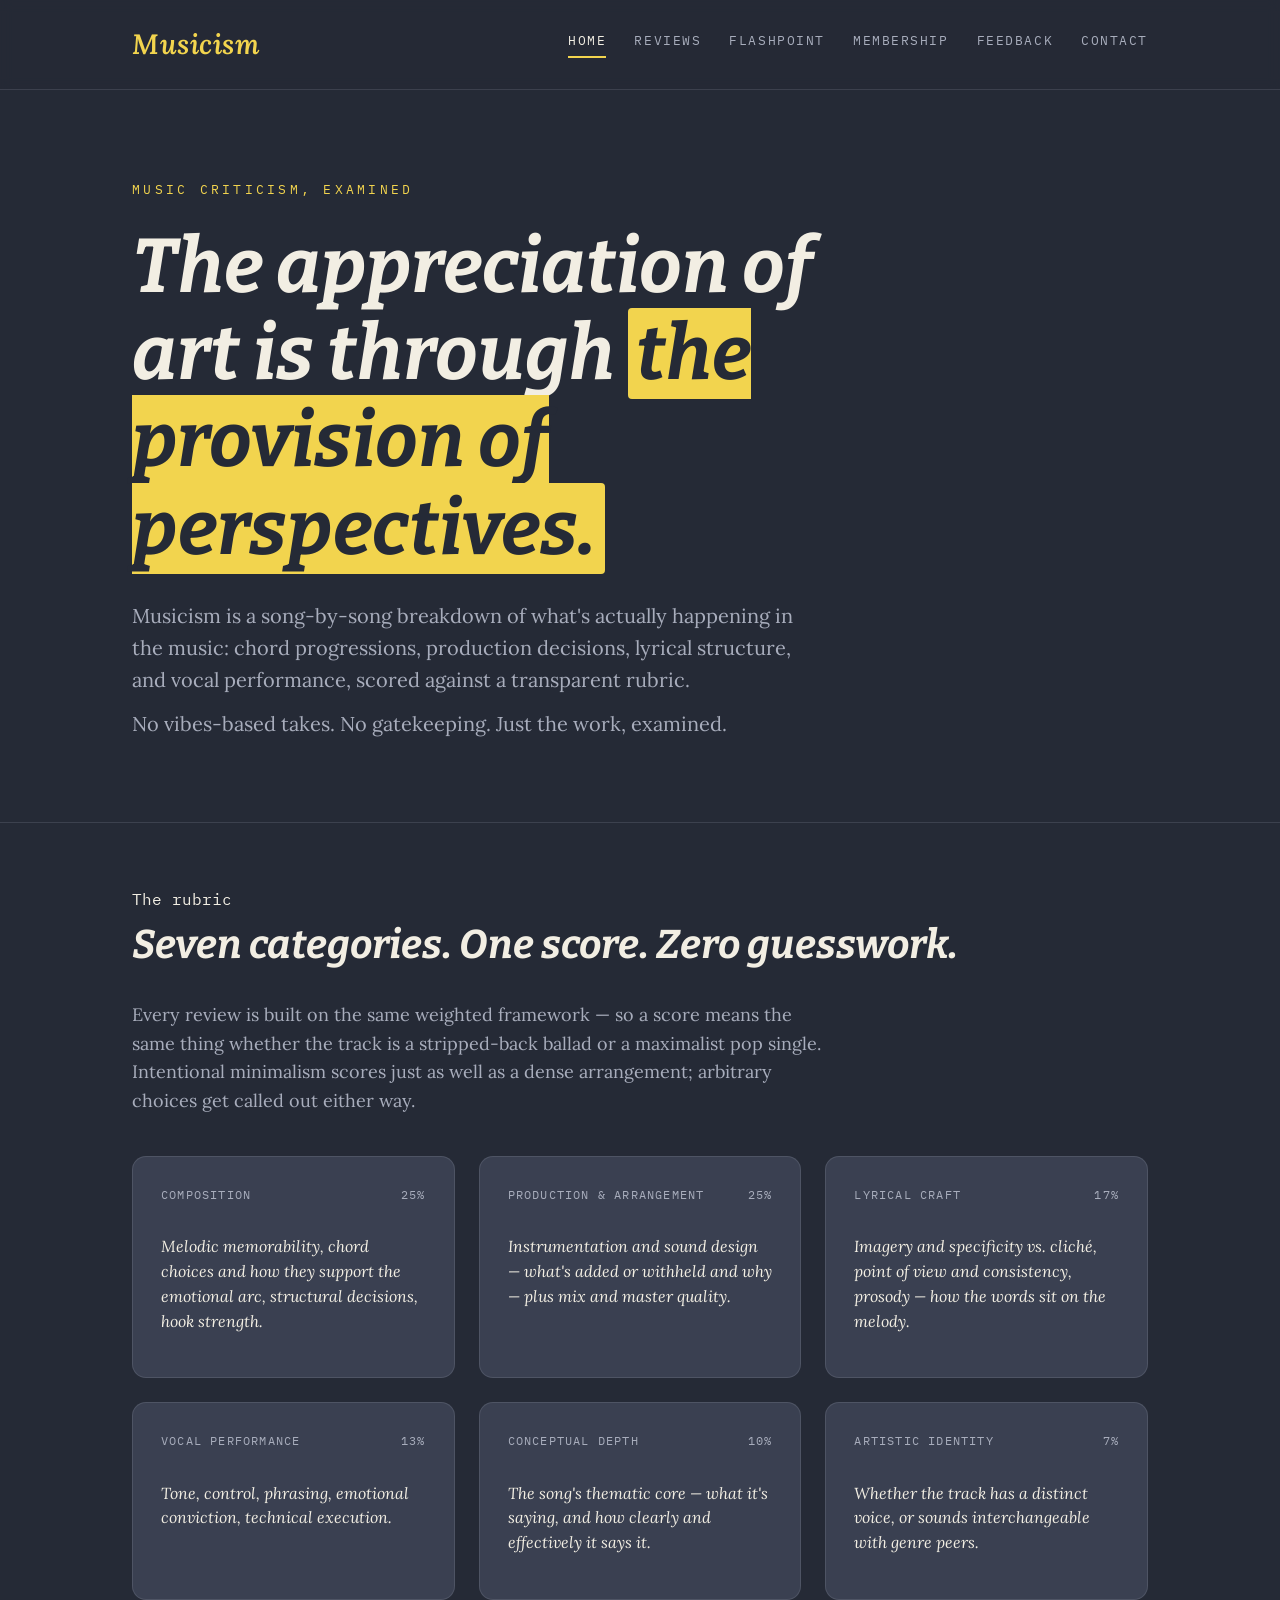
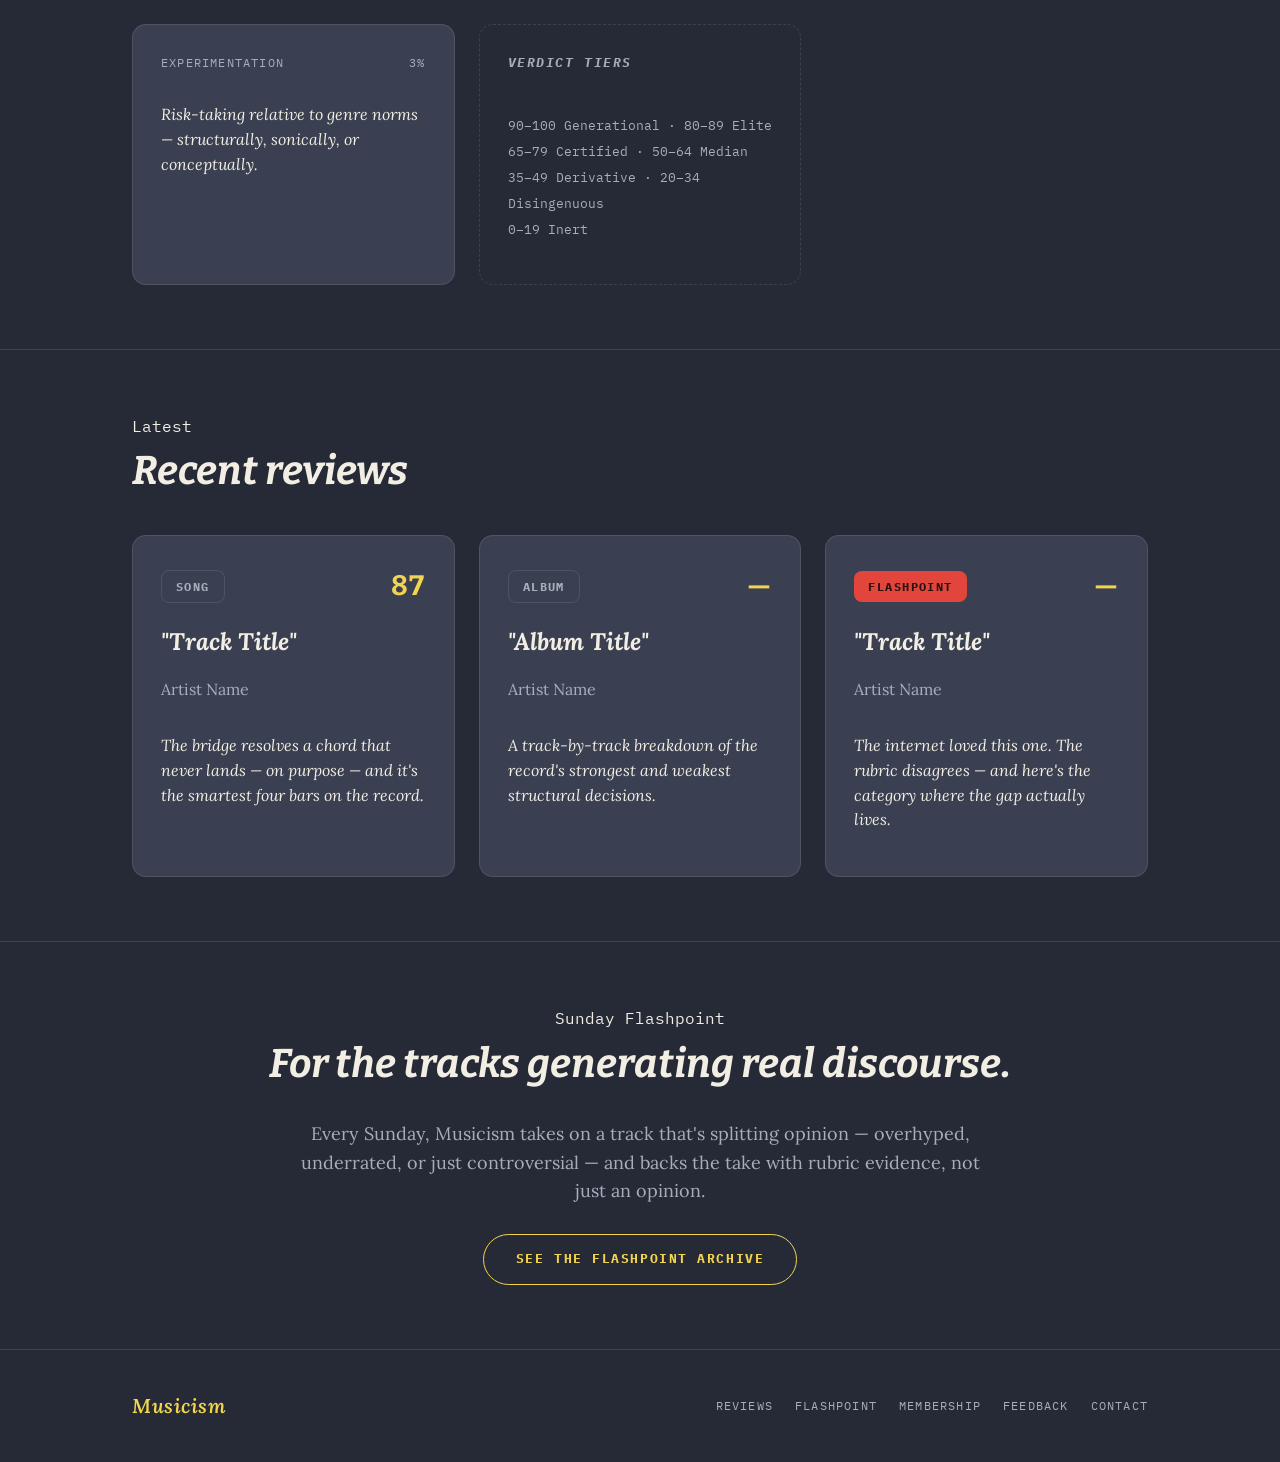
<file: index.html>
<!DOCTYPE html>
<html lang="en">
<head>
  <meta charset="UTF-8" />
  <meta name="viewport" content="width=device-width, initial-scale=1.0" />
  <title>Musicism — Music, Examined</title>
  <meta name="description" content="Theory-informed song and album reviews. Chord progressions, production choices, and songwriting craft — scored against a transparent rubric." />
  <link rel="stylesheet" href="styles.css" />
</head>
<body>

  <header>
    <nav class="nav">
      <a href="index.html" class="wordmark">Musicism</a>
      <div class="nav-links">
        <a href="index.html" class="active">Home</a>
        <a href="reviews.html">Reviews</a>
        <a href="flashpoint.html">Flashpoint</a>
        <a href="membership.html">Membership</a>
        <a href="feedback.html">Feedback</a>
        <a href="contact.html">Contact</a>
      </div>
    </nav>
  </header>

  <main>
    <section class="hero">
      <div class="wrap">
        <div class="eyebrow">Music criticism, examined</div>
        <h1>The appreciation of art is through <span class="hl">the provision of perspectives.</span></h1>
        <p>Musicism is a song-by-song breakdown of what's actually happening in the music: chord progressions, production decisions, lyrical structure, and vocal performance, scored against a transparent rubric.</p>
        <p>No vibes-based takes. No gatekeeping. Just the work, examined.</p>
      </div>
    </section>

    <section>
      <div class="wrap">
        <div class="eyebrow">The rubric</div>
        <h2>Seven categories. One score. Zero guesswork.</h2>
        <p class="lede">Every review is built on the same weighted framework — so a score means the same thing whether the track is a stripped-back ballad or a maximalist pop single. Intentional minimalism scores just as well as a dense arrangement; arbitrary choices get called out either way.</p>

        <div class="grid" style="margin-top: 40px;">
          <div class="card">
            <div class="meta"><span>Composition</span><span>25%</span></div>
            <p class="blurb">Melodic memorability, chord choices and how they support the emotional arc, structural decisions, hook strength.</p>
          </div>
          <div class="card">
            <div class="meta"><span>Production &amp; Arrangement</span><span>25%</span></div>
            <p class="blurb">Instrumentation and sound design — what's added or withheld and why — plus mix and master quality.</p>
          </div>
          <div class="card">
            <div class="meta"><span>Lyrical Craft</span><span>17%</span></div>
            <p class="blurb">Imagery and specificity vs. cliché, point of view and consistency, prosody — how the words sit on the melody.</p>
          </div>
          <div class="card">
            <div class="meta"><span>Vocal Performance</span><span>13%</span></div>
            <p class="blurb">Tone, control, phrasing, emotional conviction, technical execution.</p>
          </div>
          <div class="card">
            <div class="meta"><span>Conceptual Depth</span><span>10%</span></div>
            <p class="blurb">The song's thematic core — what it's saying, and how clearly and effectively it says it.</p>
          </div>
          <div class="card">
            <div class="meta"><span>Artistic Identity</span><span>7%</span></div>
            <p class="blurb">Whether the track has a distinct voice, or sounds interchangeable with genre peers.</p>
          </div>
          <div class="card">
            <div class="meta"><span>Experimentation</span><span>3%</span></div>
            <p class="blurb">Risk-taking relative to genre norms — structurally, sonically, or conceptually.</p>
          </div>
          <div class="card" style="background: transparent; border-style: dashed; justify-content: center;">
            <h3 style="font-family: 'IBM Plex Mono', monospace; font-size: 13px; letter-spacing: 0.12em; text-transform: uppercase; color: var(--muted);">Verdict Tiers</h3>
            <p class="blurb" style="font-style: normal; color: var(--muted); font-family: 'IBM Plex Mono', monospace; font-size: 13px; line-height: 2;">
              90–100 Generational · 80–89 Elite<br>
              65–79 Certified · 50–64 Median<br>
              35–49 Derivative · 20–34 Disingenuous<br>
              0–19 Inert
            </p>
          </div>
        </div>
      </div>
    </section>

    <section>
      <div class="wrap">
        <div class="eyebrow">Latest</div>
        <h2>Recent reviews</h2>
        <div class="grid">
          <a href="review-sample.html" class="card">
            <div class="meta"><span class="tag tag-outline">Song</span><span class="score">87</span></div>
            <h3>"Track Title"</h3>
            <div class="artist">Artist Name</div>
            <p class="blurb">The bridge resolves a chord that never lands — on purpose — and it's the smartest four bars on the record.</p>
          </a>
          <a href="review-sample.html" class="card">
            <div class="meta"><span class="tag tag-outline">Album</span><span class="score">—</span></div>
            <h3>"Album Title"</h3>
            <div class="artist">Artist Name</div>
            <p class="blurb">A track-by-track breakdown of the record's strongest and weakest structural decisions.</p>
          </a>
          <a href="review-sample.html" class="card">
            <div class="meta"><span class="tag tag-flashpoint">Flashpoint</span><span class="score">—</span></div>
            <h3>"Track Title"</h3>
            <div class="artist">Artist Name</div>
            <p class="blurb">The internet loved this one. The rubric disagrees — and here's the category where the gap actually lives.</p>
          </a>
        </div>
      </div>
    </section>

    <section>
      <div class="wrap" style="text-align: center;">
        <div class="eyebrow">Sunday Flashpoint</div>
        <h2>For the tracks generating real discourse.</h2>
        <p class="lede" style="margin: 0 auto 28px;">Every Sunday, Musicism takes on a track that's splitting opinion — overhyped, underrated, or just controversial — and backs the take with rubric evidence, not just an opinion.</p>
        <a href="flashpoint.html" class="btn btn-outline">See the Flashpoint archive</a>
      </div>
    </section>
  </main>

  <footer>
    <div class="wrap">
      <div class="wordmark">Musicism</div>
      <div class="links">
        <a href="reviews.html">Reviews</a>
        <a href="flashpoint.html">Flashpoint</a>
        <a href="membership.html">Membership</a>
        <a href="feedback.html">Feedback</a>
        <a href="contact.html">Contact</a>
      </div>
    </div>
  </footer>

</body>
</html>
</file>
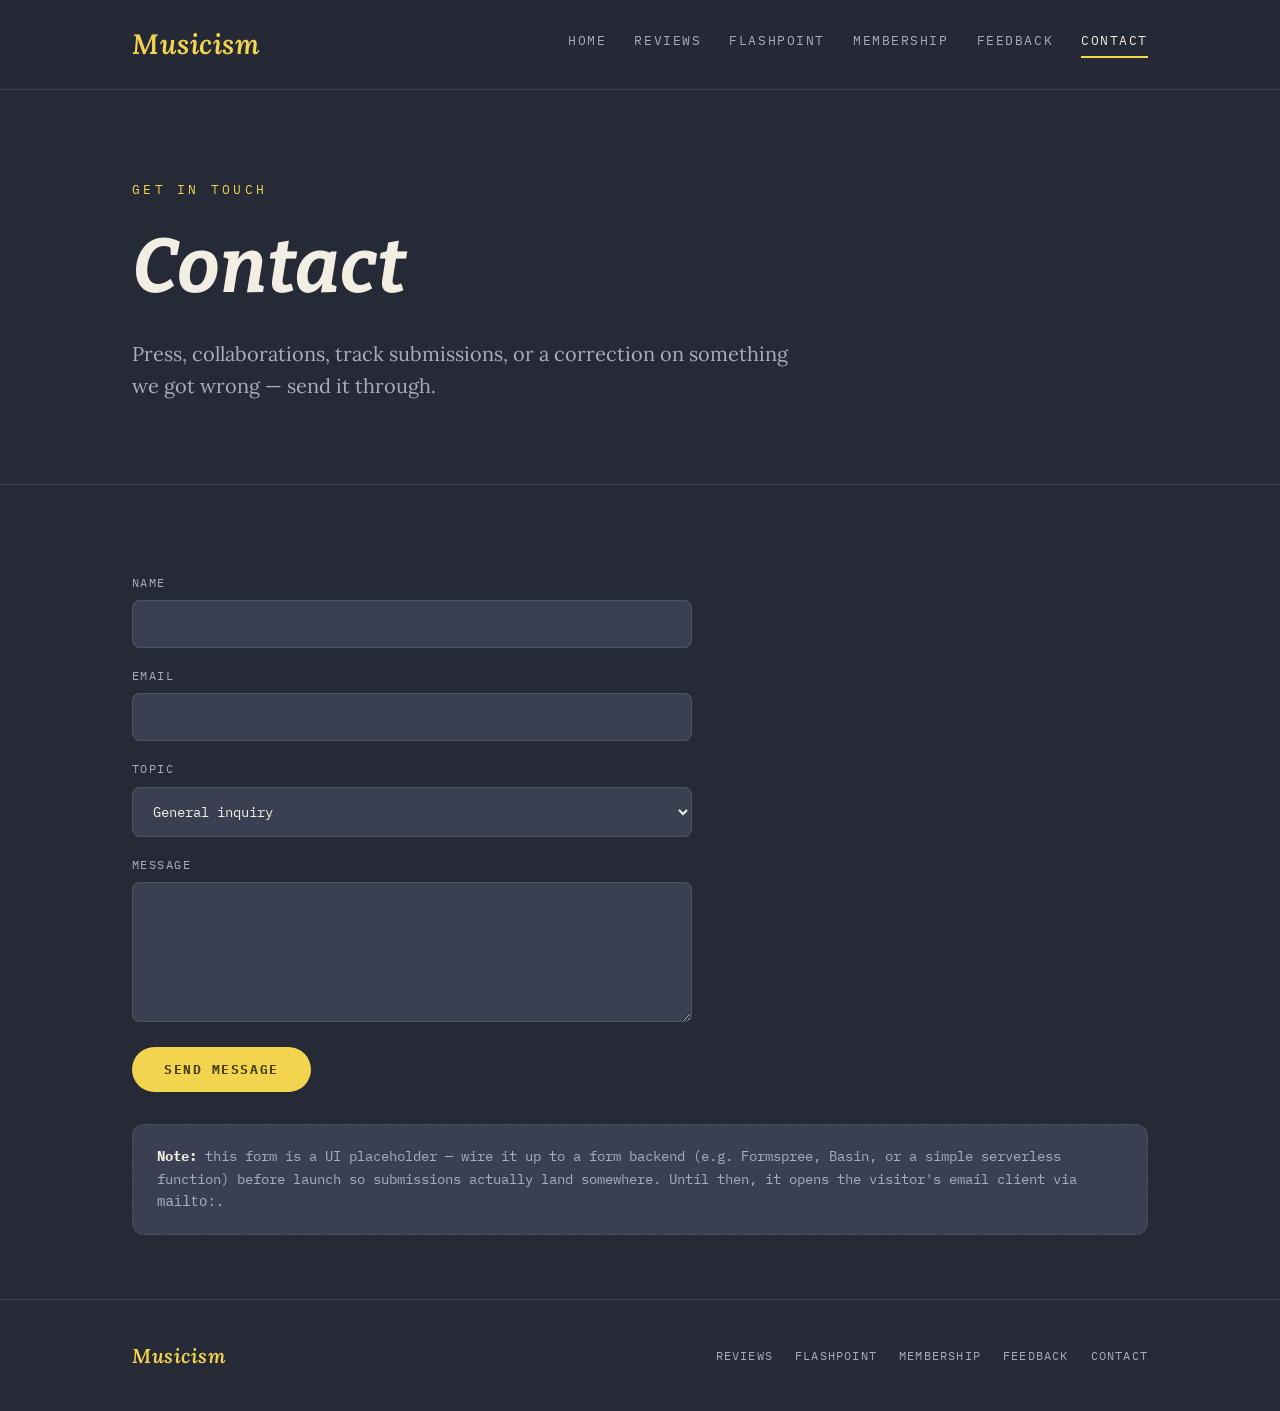
<file: contact.html>
<!DOCTYPE html>
<html lang="en">
<head>
  <meta charset="UTF-8" />
  <meta name="viewport" content="width=device-width, initial-scale=1.0" />
  <title>Contact — Musicism</title>
  <meta name="description" content="Get in touch with Musicism — press, collaborations, corrections, and submissions." />
  <link rel="stylesheet" href="styles.css" />
</head>
<body>

  <header>
    <nav class="nav">
      <a href="index.html" class="wordmark">Musicism</a>
      <div class="nav-links">
        <a href="index.html">Home</a>
        <a href="reviews.html">Reviews</a>
        <a href="flashpoint.html">Flashpoint</a>
        <a href="membership.html">Membership</a>
        <a href="feedback.html">Feedback</a>
        <a href="contact.html" class="active">Contact</a>
      </div>
    </nav>
  </header>

  <main>
    <section class="hero">
      <div class="wrap">
        <div class="eyebrow">Get in touch</div>
        <h1>Contact</h1>
        <p>Press, collaborations, track submissions, or a correction on something we got wrong — send it through.</p>
      </div>
    </section>

    <section>
      <div class="wrap">
        <form action="mailto:hello@musicism.example" method="post" enctype="text/plain">
          <div>
            <label for="name">Name</label>
            <input type="text" id="name" name="name" required>
          </div>
          <div>
            <label for="email">Email</label>
            <input type="email" id="email" name="email" required>
          </div>
          <div>
            <label for="topic">Topic</label>
            <select id="topic" name="topic">
              <option>General inquiry</option>
              <option>Track / album submission</option>
              <option>Press &amp; collaborations</option>
              <option>Correction or factual error</option>
              <option>Something else</option>
            </select>
          </div>
          <div>
            <label for="message">Message</label>
            <textarea id="message" name="message" required></textarea>
          </div>
          <button type="submit" class="btn">Send message</button>
        </form>

        <div class="notice">
          <strong>Note:</strong> this form is a UI placeholder — wire it up to a form backend
          (e.g. Formspree, Basin, or a simple serverless function) before launch so submissions
          actually land somewhere. Until then, it opens the visitor's email client via
          <code>mailto:</code>.
        </div>
      </div>
    </section>
  </main>

  <footer>
    <div class="wrap">
      <div class="wordmark">Musicism</div>
      <div class="links">
        <a href="reviews.html">Reviews</a>
        <a href="flashpoint.html">Flashpoint</a>
        <a href="membership.html">Membership</a>
        <a href="feedback.html">Feedback</a>
        <a href="contact.html">Contact</a>
      </div>
    </div>
  </footer>

</body>
</html>
</file>
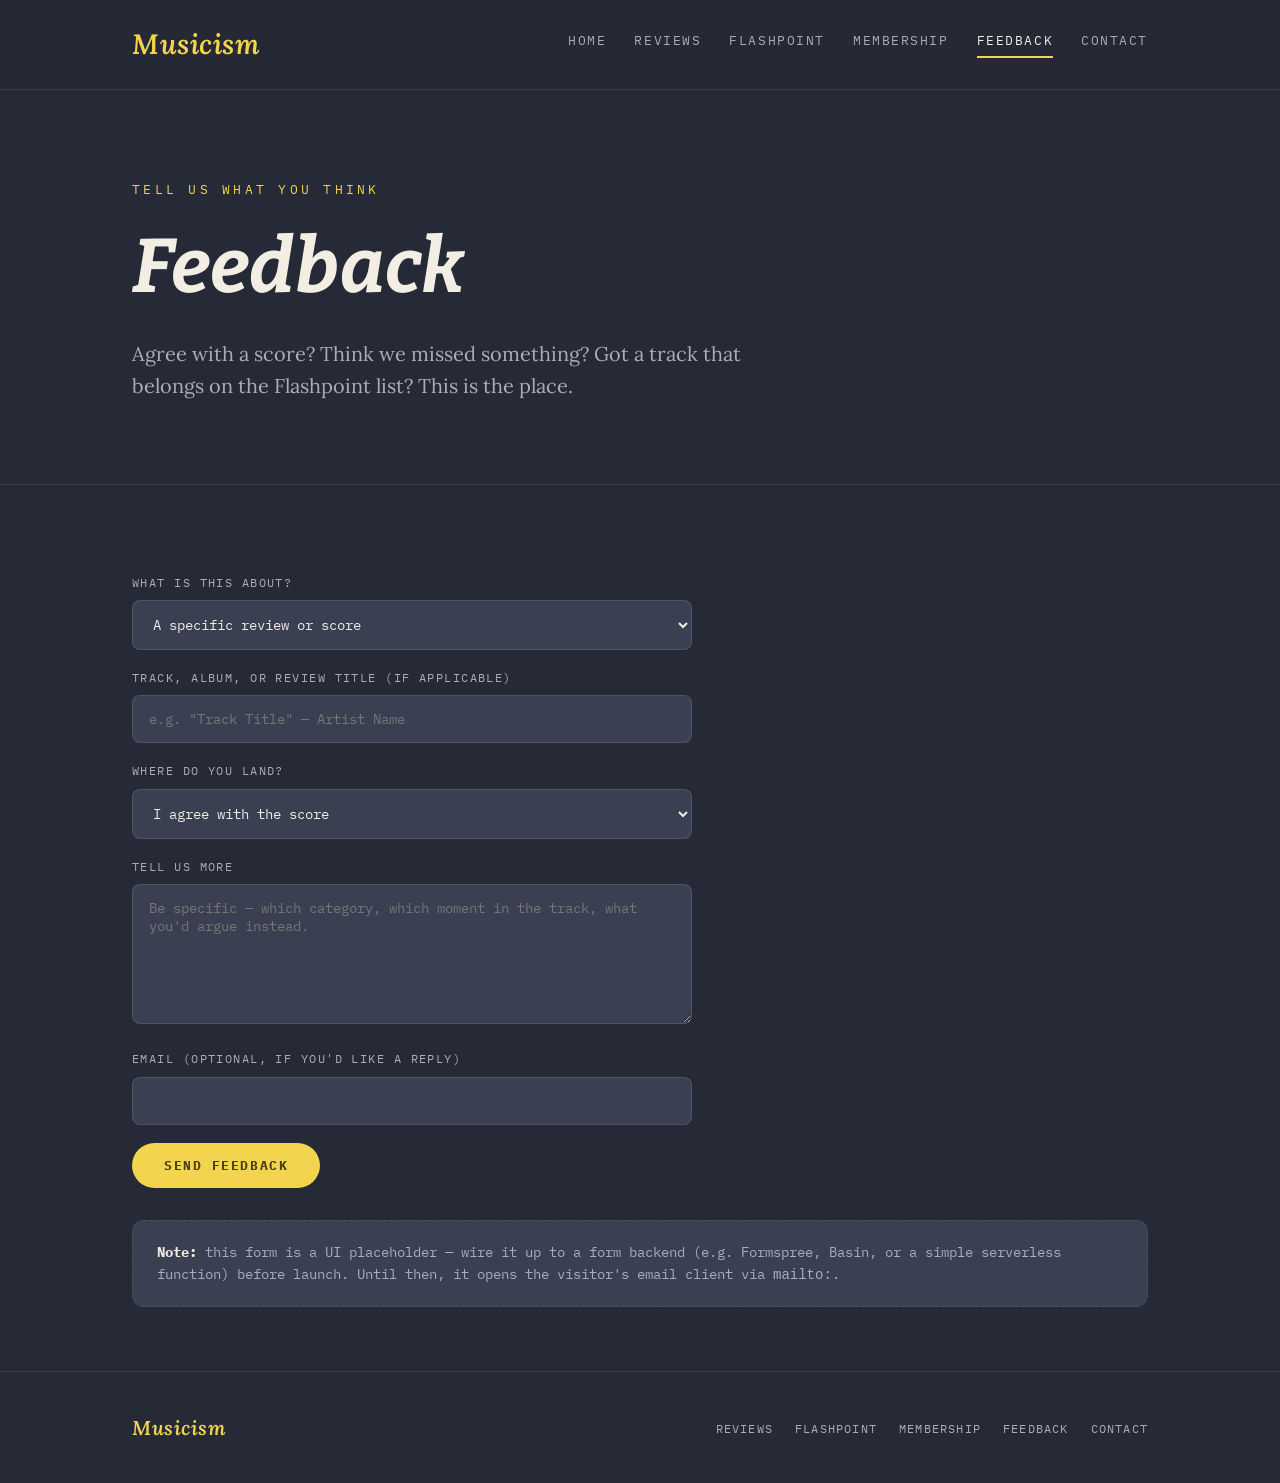
<file: feedback.html>
<!DOCTYPE html>
<html lang="en">
<head>
  <meta charset="UTF-8" />
  <meta name="viewport" content="width=device-width, initial-scale=1.0" />
  <title>Feedback — Musicism</title>
  <meta name="description" content="Tell Musicism what you think — agree, disagree, or suggest a track for review." />
  <link rel="stylesheet" href="styles.css" />
</head>
<body>

  <header>
    <nav class="nav">
      <a href="index.html" class="wordmark">Musicism</a>
      <div class="nav-links">
        <a href="index.html">Home</a>
        <a href="reviews.html">Reviews</a>
        <a href="flashpoint.html">Flashpoint</a>
        <a href="membership.html">Membership</a>
        <a href="feedback.html" class="active">Feedback</a>
        <a href="contact.html">Contact</a>
      </div>
    </nav>
  </header>

  <main>
    <section class="hero">
      <div class="wrap">
        <div class="eyebrow">Tell us what you think</div>
        <h1>Feedback</h1>
        <p>Agree with a score? Think we missed something? Got a track that belongs on the Flashpoint list? This is the place.</p>
      </div>
    </section>

    <section>
      <div class="wrap">
        <form action="mailto:hello@musicism.example" method="post" enctype="text/plain">
          <div>
            <label for="type">What is this about?</label>
            <select id="type" name="type">
              <option>A specific review or score</option>
              <option>Track / album suggestion for review</option>
              <option>Flashpoint suggestion</option>
              <option>General feedback on the site</option>
            </select>
          </div>
          <div>
            <label for="reference">Track, album, or review title (if applicable)</label>
            <input type="text" id="reference" name="reference" placeholder="e.g. &quot;Track Title&quot; — Artist Name">
          </div>
          <div>
            <label for="stance">Where do you land?</label>
            <select id="stance" name="stance">
              <option>I agree with the score</option>
              <option>I think the score is too high</option>
              <option>I think the score is too low</option>
              <option>Not about a score</option>
            </select>
          </div>
          <div>
            <label for="comments">Tell us more</label>
            <textarea id="comments" name="comments" placeholder="Be specific — which category, which moment in the track, what you'd argue instead." required></textarea>
          </div>
          <div>
            <label for="email">Email (optional, if you'd like a reply)</label>
            <input type="email" id="email" name="email">
          </div>
          <button type="submit" class="btn">Send feedback</button>
        </form>

        <div class="notice">
          <strong>Note:</strong> this form is a UI placeholder — wire it up to a form backend
          (e.g. Formspree, Basin, or a simple serverless function) before launch. Until then,
          it opens the visitor's email client via <code>mailto:</code>.
        </div>
      </div>
    </section>
  </main>

  <footer>
    <div class="wrap">
      <div class="wordmark">Musicism</div>
      <div class="links">
        <a href="reviews.html">Reviews</a>
        <a href="flashpoint.html">Flashpoint</a>
        <a href="membership.html">Membership</a>
        <a href="feedback.html">Feedback</a>
        <a href="contact.html">Contact</a>
      </div>
    </div>
  </footer>

</body>
</html>
</file>
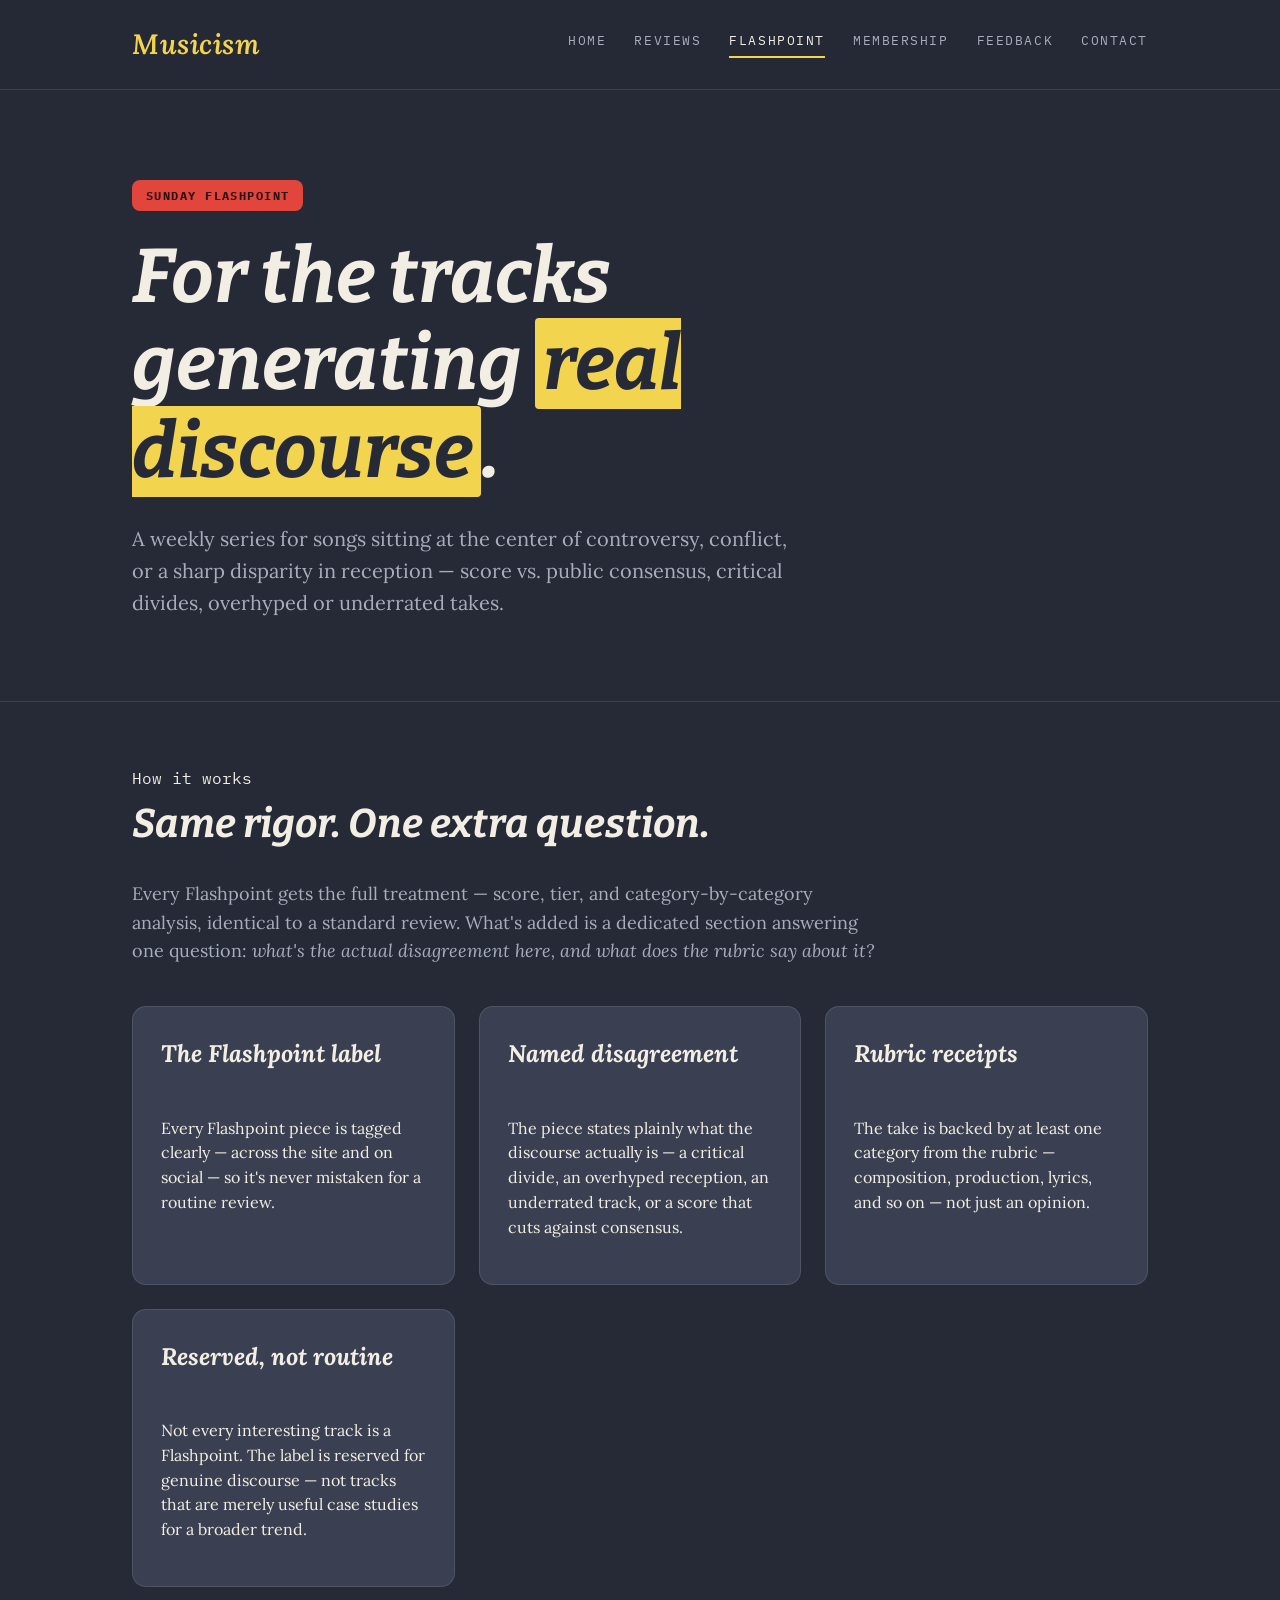
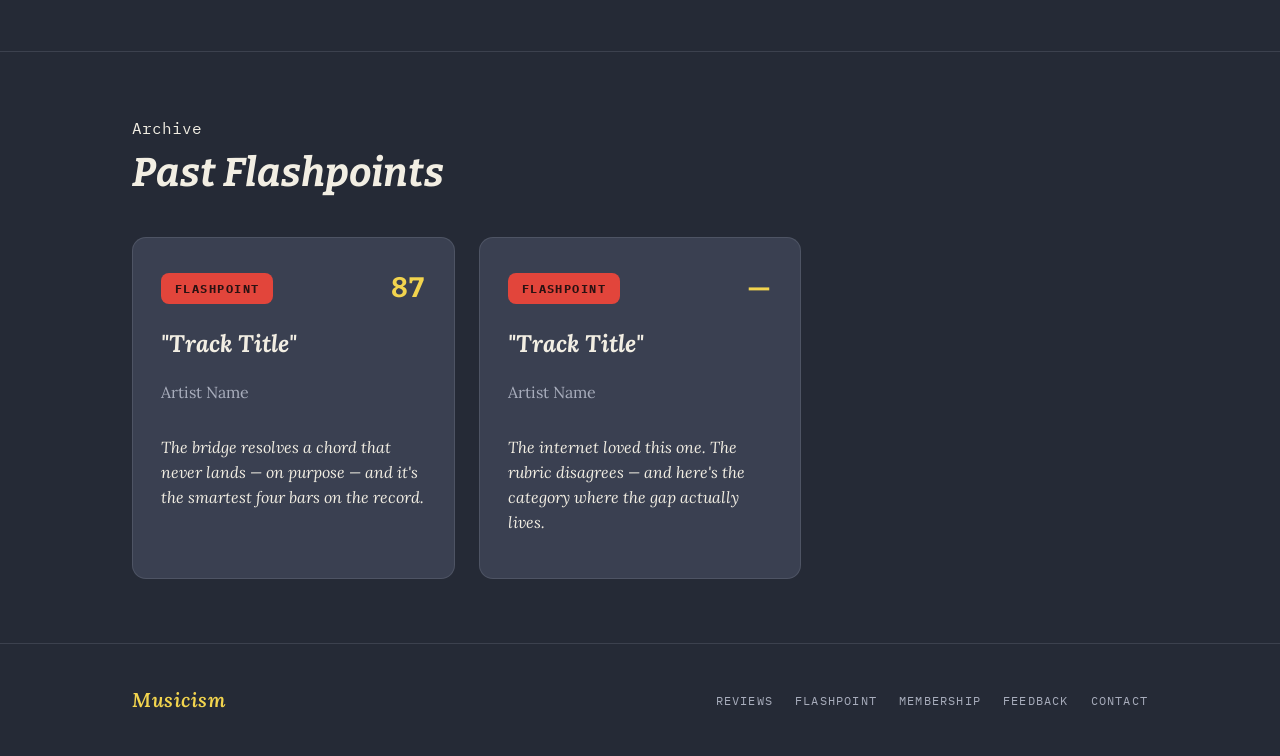
<file: flashpoint.html>
<!DOCTYPE html>
<html lang="en">
<head>
  <meta charset="UTF-8" />
  <meta name="viewport" content="width=device-width, initial-scale=1.0" />
  <title>Sunday Flashpoint — Musicism</title>
  <meta name="description" content="A weekly series for tracks generating real discourse — backed by rubric evidence, not just opinion." />
  <link rel="stylesheet" href="styles.css" />
</head>
<body>

  <header>
    <nav class="nav">
      <a href="index.html" class="wordmark">Musicism</a>
      <div class="nav-links">
        <a href="index.html">Home</a>
        <a href="reviews.html">Reviews</a>
        <a href="flashpoint.html" class="active">Flashpoint</a>
        <a href="membership.html">Membership</a>
        <a href="feedback.html">Feedback</a>
        <a href="contact.html">Contact</a>
      </div>
    </nav>
  </header>

  <main>
    <section class="hero">
      <div class="wrap">
        <span class="tag tag-flashpoint" style="margin-bottom: 22px; display:inline-block;">Sunday Flashpoint</span>
        <h1>For the tracks generating <span class="hl">real discourse</span>.</h1>
        <p>A weekly series for songs sitting at the center of controversy, conflict, or a sharp disparity in reception — score vs. public consensus, critical divides, overhyped or underrated takes.</p>
      </div>
    </section>

    <section>
      <div class="wrap">
        <div class="eyebrow">How it works</div>
        <h2>Same rigor. One extra question.</h2>
        <p class="lede" style="max-width: 68ch;">
          Every Flashpoint gets the full treatment — score, tier, and category-by-category analysis,
          identical to a standard review. What's added is a dedicated section answering one question:
          <em>what's the actual disagreement here, and what does the rubric say about it?</em>
        </p>

        <div class="grid" style="margin-top: 40px;">
          <div class="card">
            <h3 style="font-family: 'Lora', serif; font-style: italic;">The Flashpoint label</h3>
            <p class="blurb" style="font-style: normal;">Every Flashpoint piece is tagged clearly — across the site and on social — so it's never mistaken for a routine review.</p>
          </div>
          <div class="card">
            <h3 style="font-family: 'Lora', serif; font-style: italic;">Named disagreement</h3>
            <p class="blurb" style="font-style: normal;">The piece states plainly what the discourse actually is — a critical divide, an overhyped reception, an underrated track, or a score that cuts against consensus.</p>
          </div>
          <div class="card">
            <h3 style="font-family: 'Lora', serif; font-style: italic;">Rubric receipts</h3>
            <p class="blurb" style="font-style: normal;">The take is backed by at least one category from the rubric — composition, production, lyrics, and so on — not just an opinion.</p>
          </div>
          <div class="card">
            <h3 style="font-family: 'Lora', serif; font-style: italic;">Reserved, not routine</h3>
            <p class="blurb" style="font-style: normal;">Not every interesting track is a Flashpoint. The label is reserved for genuine discourse — not tracks that are merely useful case studies for a broader trend.</p>
          </div>
        </div>
      </div>
    </section>

    <section>
      <div class="wrap">
        <div class="eyebrow">Archive</div>
        <h2>Past Flashpoints</h2>

        <div class="grid">
          <a href="review-sample.html" class="card">
            <div class="meta"><span class="tag tag-flashpoint">Flashpoint</span><span class="score">87</span></div>
            <h3>"Track Title"</h3>
            <div class="artist">Artist Name</div>
            <p class="blurb">The bridge resolves a chord that never lands — on purpose — and it's the smartest four bars on the record.</p>
          </a>
          <a href="review-sample.html" class="card">
            <div class="meta"><span class="tag tag-flashpoint">Flashpoint</span><span class="score">—</span></div>
            <h3>"Track Title"</h3>
            <div class="artist">Artist Name</div>
            <p class="blurb">The internet loved this one. The rubric disagrees — and here's the category where the gap actually lives.</p>
          </a>
        </div>
      </div>
    </section>
  </main>

  <footer>
    <div class="wrap">
      <div class="wordmark">Musicism</div>
      <div class="links">
        <a href="reviews.html">Reviews</a>
        <a href="flashpoint.html">Flashpoint</a>
        <a href="membership.html">Membership</a>
        <a href="feedback.html">Feedback</a>
        <a href="contact.html">Contact</a>
      </div>
    </div>
  </footer>

</body>
</html>
</file>
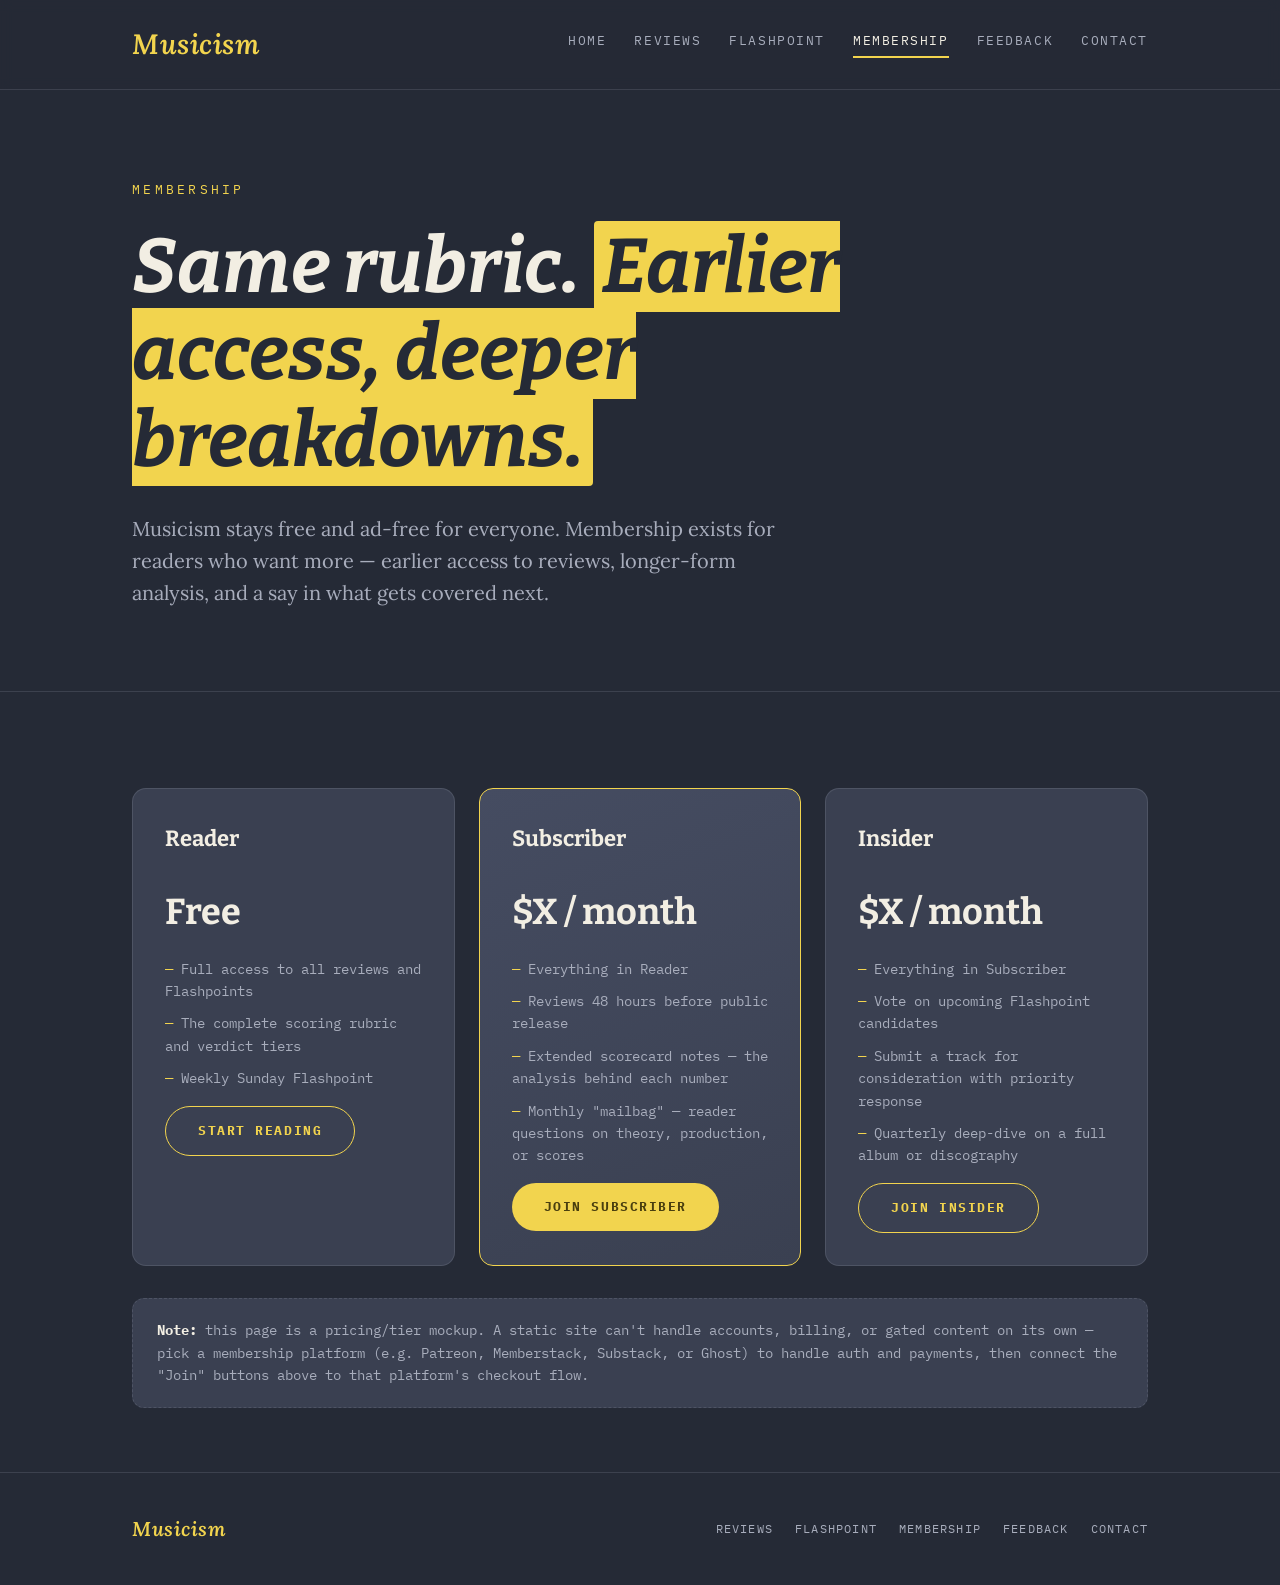
<file: membership.html>
<!DOCTYPE html>
<html lang="en">
<head>
  <meta charset="UTF-8" />
  <meta name="viewport" content="width=device-width, initial-scale=1.0" />
  <title>Membership — Musicism</title>
  <meta name="description" content="Support Musicism and get early access to reviews, extended breakdowns, and the Flashpoint archive." />
  <link rel="stylesheet" href="styles.css" />
</head>
<body>

  <header>
    <nav class="nav">
      <a href="index.html" class="wordmark">Musicism</a>
      <div class="nav-links">
        <a href="index.html">Home</a>
        <a href="reviews.html">Reviews</a>
        <a href="flashpoint.html">Flashpoint</a>
        <a href="membership.html" class="active">Membership</a>
        <a href="feedback.html">Feedback</a>
        <a href="contact.html">Contact</a>
      </div>
    </nav>
  </header>

  <main>
    <section class="hero">
      <div class="wrap">
        <div class="eyebrow">Membership</div>
        <h1>Same rubric. <span class="hl">Earlier access, deeper breakdowns.</span></h1>
        <p>Musicism stays free and ad-free for everyone. Membership exists for readers who want more — earlier access to reviews, longer-form analysis, and a say in what gets covered next.</p>
      </div>
    </section>

    <section>
      <div class="wrap">
        <div class="tiers">

          <div class="tier-card">
            <h3>Reader</h3>
            <div class="price">Free</div>
            <ul>
              <li>Full access to all reviews and Flashpoints</li>
              <li>The complete scoring rubric and verdict tiers</li>
              <li>Weekly Sunday Flashpoint</li>
            </ul>
            <a href="reviews.html" class="btn btn-outline">Start reading</a>
          </div>

          <div class="tier-card featured">
            <h3>Subscriber</h3>
            <div class="price">$X / month</div>
            <ul>
              <li>Everything in Reader</li>
              <li>Reviews 48 hours before public release</li>
              <li>Extended scorecard notes — the analysis behind each number</li>
              <li>Monthly "mailbag" — reader questions on theory, production, or scores</li>
            </ul>
            <a href="#" class="btn">Join Subscriber</a>
          </div>

          <div class="tier-card">
            <h3>Insider</h3>
            <div class="price">$X / month</div>
            <ul>
              <li>Everything in Subscriber</li>
              <li>Vote on upcoming Flashpoint candidates</li>
              <li>Submit a track for consideration with priority response</li>
              <li>Quarterly deep-dive on a full album or discography</li>
            </ul>
            <a href="#" class="btn btn-outline">Join Insider</a>
          </div>

        </div>

        <div class="notice">
          <strong>Note:</strong> this page is a pricing/tier mockup. A static site can't handle
          accounts, billing, or gated content on its own — pick a membership platform
          (e.g. Patreon, Memberstack, Substack, or Ghost) to handle auth and payments, then
          connect the "Join" buttons above to that platform's checkout flow.
        </div>
      </div>
    </section>
  </main>

  <footer>
    <div class="wrap">
      <div class="wordmark">Musicism</div>
      <div class="links">
        <a href="reviews.html">Reviews</a>
        <a href="flashpoint.html">Flashpoint</a>
        <a href="membership.html">Membership</a>
        <a href="feedback.html">Feedback</a>
        <a href="contact.html">Contact</a>
      </div>
    </div>
  </footer>

</body>
</html>
</file>
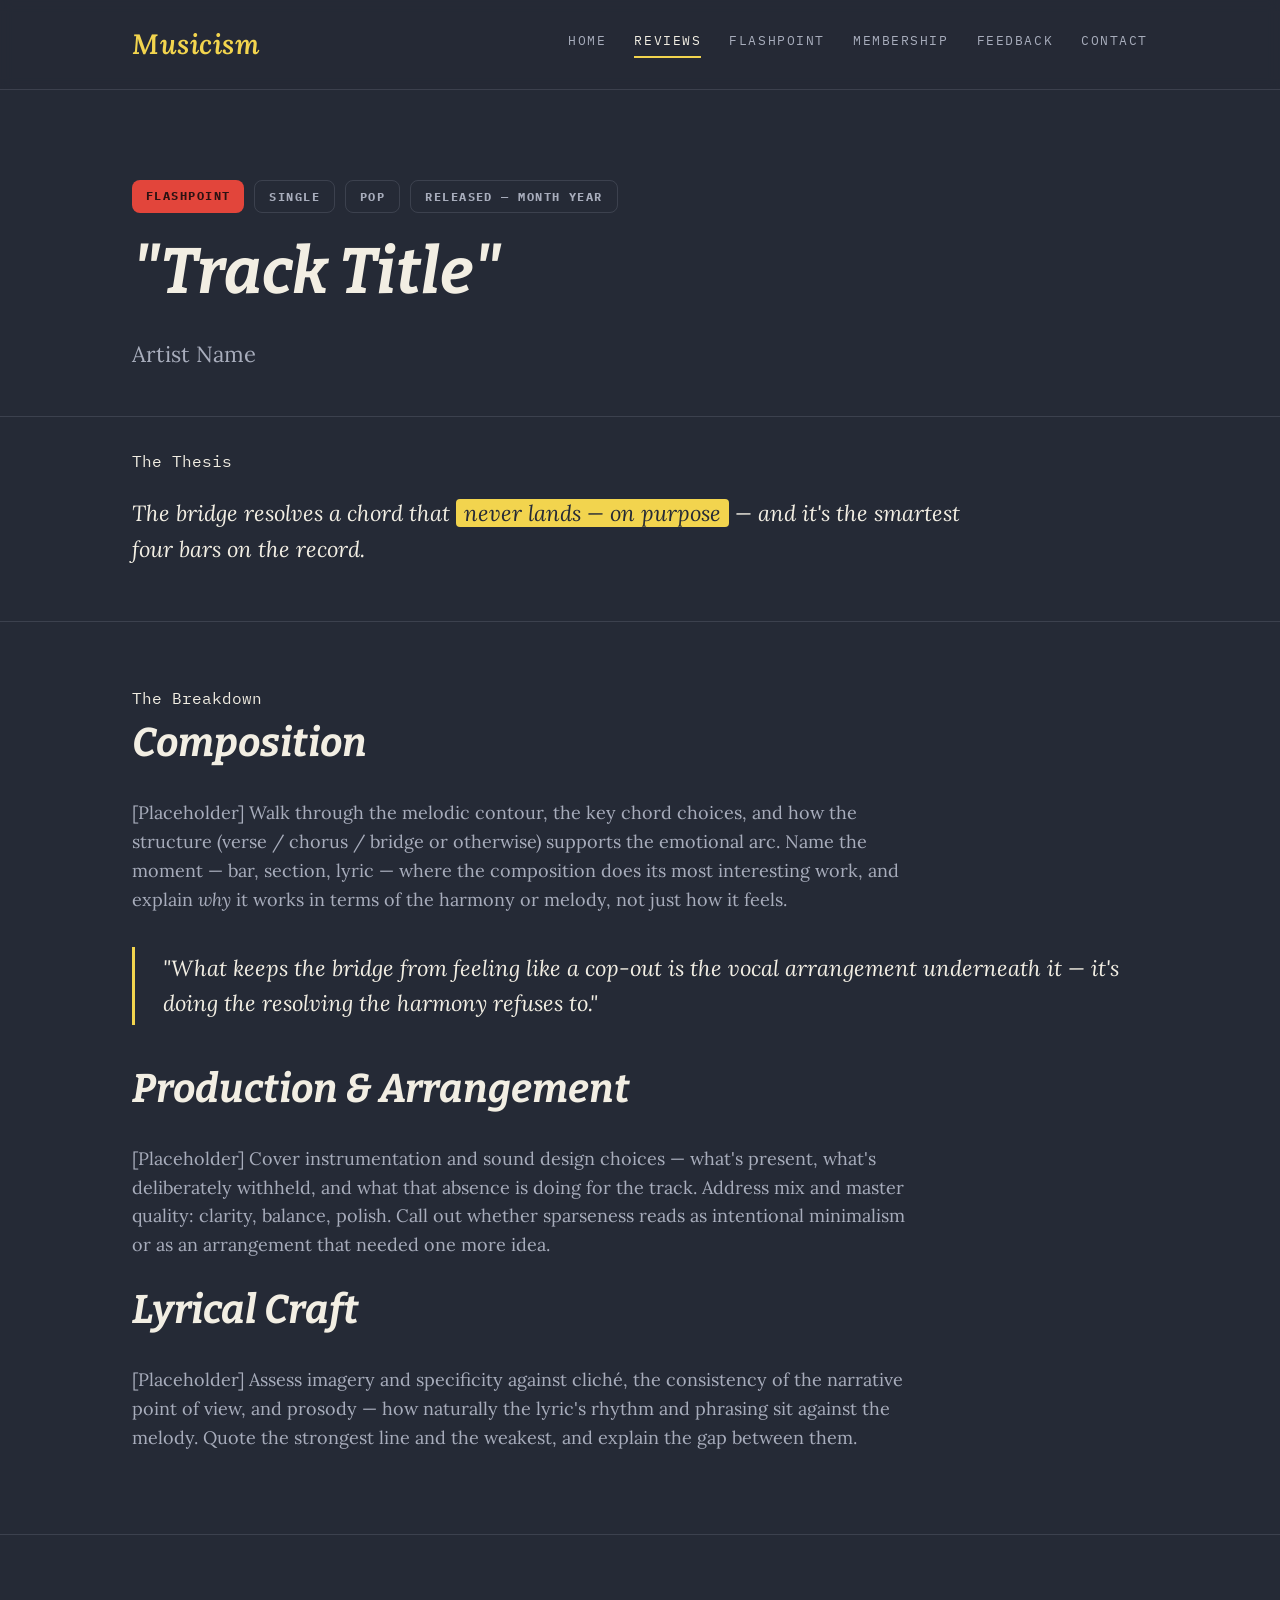
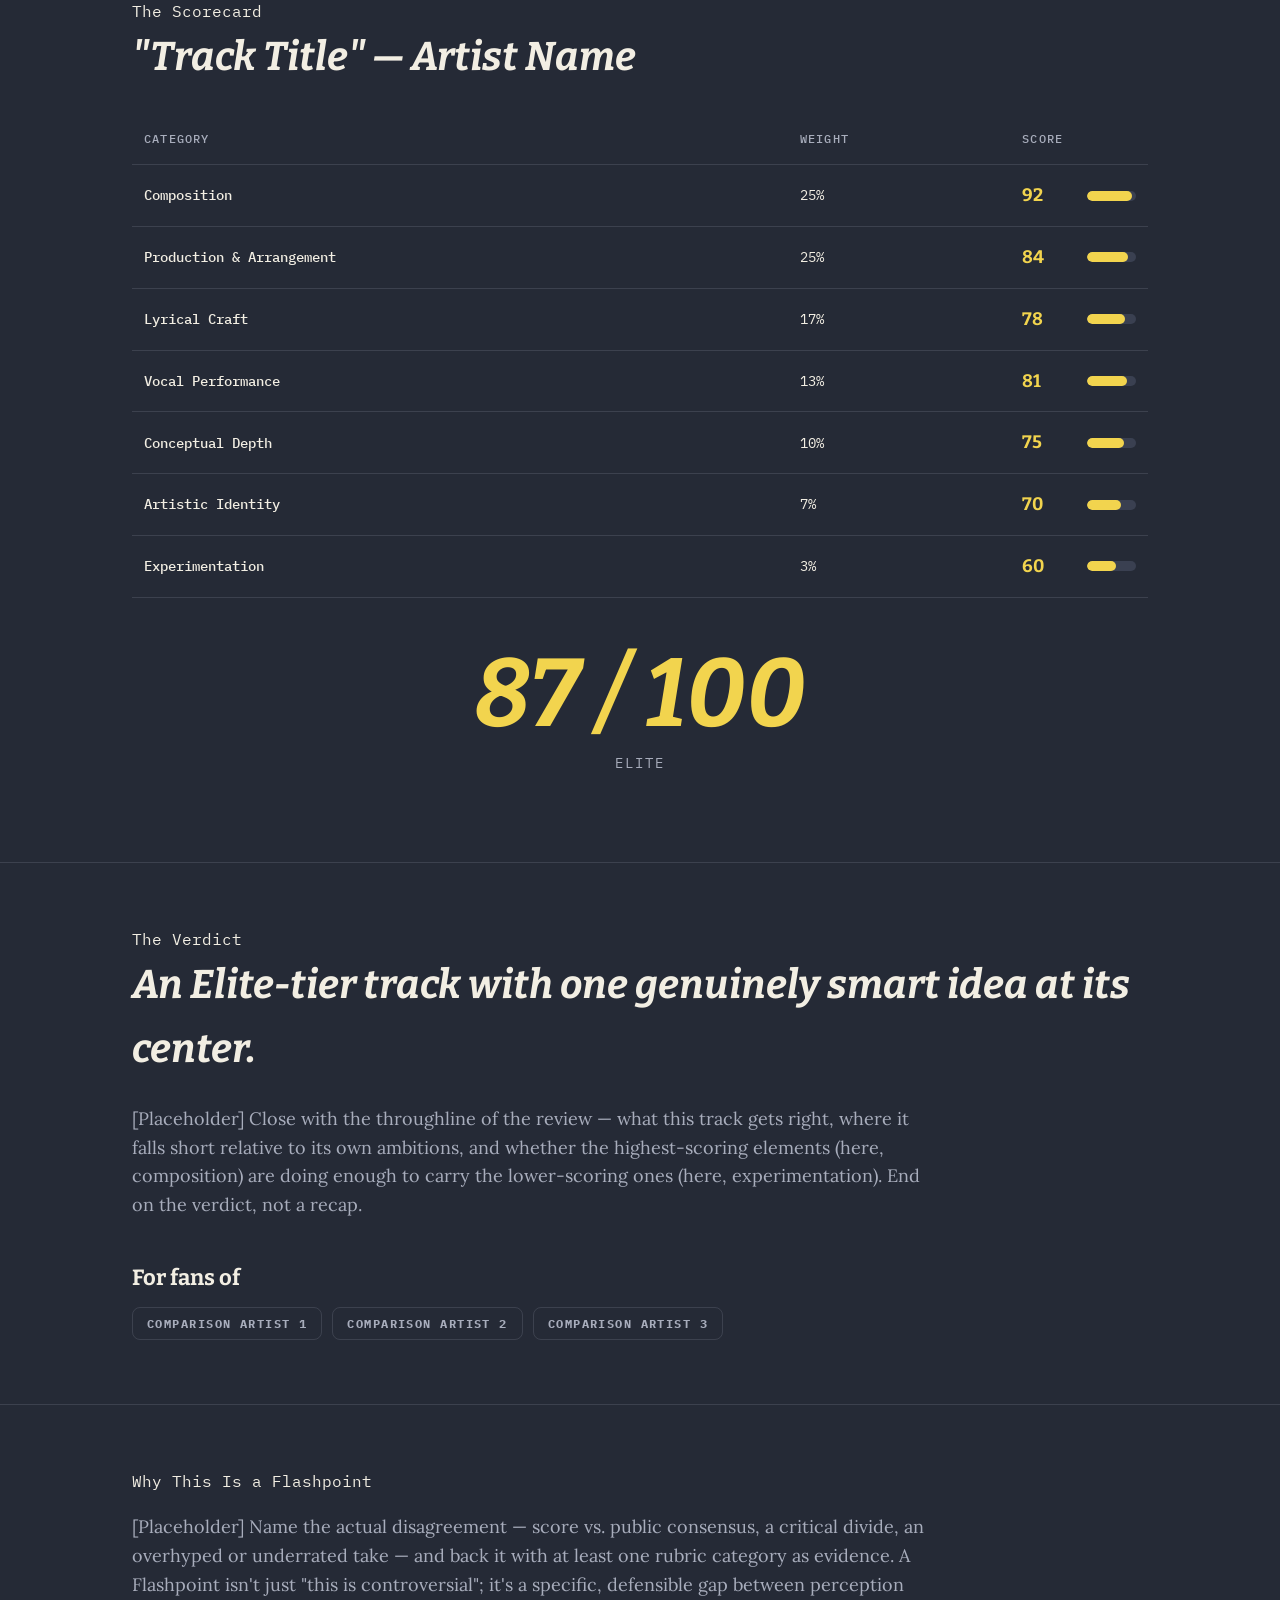
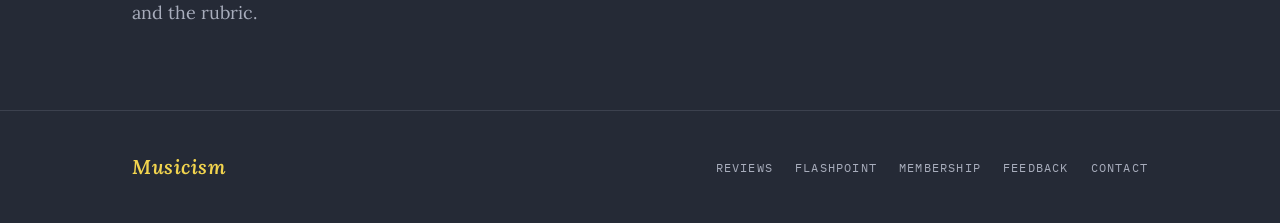
<file: review-sample.html>
<!DOCTYPE html>
<html lang="en">
<head>
  <meta charset="UTF-8" />
  <meta name="viewport" content="width=device-width, initial-scale=1.0" />
  <title>"Track Title" — Artist Name | Musicism</title>
  <meta name="description" content="Full review and scorecard for 'Track Title' by Artist Name." />
  <link rel="stylesheet" href="styles.css" />
</head>
<body>

  <header>
    <nav class="nav">
      <a href="index.html" class="wordmark">Musicism</a>
      <div class="nav-links">
        <a href="index.html">Home</a>
        <a href="reviews.html" class="active">Reviews</a>
        <a href="flashpoint.html">Flashpoint</a>
        <a href="membership.html">Membership</a>
        <a href="feedback.html">Feedback</a>
        <a href="contact.html">Contact</a>
      </div>
    </nav>
  </header>

  <main>
    <!-- Header -->
    <section class="hero" style="padding-bottom: 40px;">
      <div class="wrap">
        <div style="display:flex; gap:10px; flex-wrap:wrap; margin-bottom: 22px;">
          <span class="tag tag-flashpoint">Flashpoint</span>
          <span class="tag tag-outline">Single</span>
          <span class="tag tag-outline">Pop</span>
          <span class="tag tag-outline">Released — Month Year</span>
        </div>
        <h1 style="font-size: clamp(36px, 6vw, 64px);">"Track Title"</h1>
        <p class="lede" style="font-size: 22px; margin-bottom: 4px;">Artist Name</p>
      </div>
    </section>

    <!-- Thesis -->
    <section style="padding-top: 32px; padding-bottom: 32px;">
      <div class="wrap">
        <div class="eyebrow">The Thesis</div>
        <p class="lede" style="font-size: 22px; font-family: 'Lora', serif; font-style: italic; color: var(--text);">
          The bridge resolves a chord that <span class="hl">never lands — on purpose</span> — and it's the smartest four bars on the record.
        </p>
      </div>
    </section>

    <!-- Body -->
    <section>
      <div class="wrap">
        <div class="eyebrow">The Breakdown</div>

        <h2>Composition</h2>
        <p class="lede" style="max-width: 72ch;">
          [Placeholder] Walk through the melodic contour, the key chord choices, and how the structure
          (verse / chorus / bridge or otherwise) supports the emotional arc. Name the moment — bar,
          section, lyric — where the composition does its most interesting work, and explain
          <em>why</em> it works in terms of the harmony or melody, not just how it feels.
        </p>

        <blockquote>
          "What keeps the bridge from feeling like a cop-out is the vocal arrangement underneath it —
          it's doing the resolving the harmony refuses to."
        </blockquote>

        <h2>Production &amp; Arrangement</h2>
        <p class="lede" style="max-width: 72ch;">
          [Placeholder] Cover instrumentation and sound design choices — what's present, what's
          deliberately withheld, and what that absence is doing for the track. Address mix and
          master quality: clarity, balance, polish. Call out whether sparseness reads as intentional
          minimalism or as an arrangement that needed one more idea.
        </p>

        <h2>Lyrical Craft</h2>
        <p class="lede" style="max-width: 72ch;">
          [Placeholder] Assess imagery and specificity against cliché, the consistency of the
          narrative point of view, and prosody — how naturally the lyric's rhythm and phrasing sit
          against the melody. Quote the strongest line and the weakest, and explain the gap between
          them.
        </p>
      </div>
    </section>

    <!-- Scorecard -->
    <section>
      <div class="wrap">
        <div class="eyebrow">The Scorecard</div>
        <h2>"Track Title" — Artist Name</h2>

        <table class="scorecard">
          <thead>
            <tr>
              <th>Category</th>
              <th>Weight</th>
              <th>Score</th>
              <th></th>
            </tr>
          </thead>
          <tbody>
            <tr>
              <td class="cat">Composition</td>
              <td>25%</td>
              <td class="score">92</td>
              <td><div class="bar-track"><div class="bar-fill" style="width: 92%;"></div></div></td>
            </tr>
            <tr>
              <td class="cat">Production &amp; Arrangement</td>
              <td>25%</td>
              <td class="score">84</td>
              <td><div class="bar-track"><div class="bar-fill" style="width: 84%;"></div></div></td>
            </tr>
            <tr>
              <td class="cat">Lyrical Craft</td>
              <td>17%</td>
              <td class="score">78</td>
              <td><div class="bar-track"><div class="bar-fill" style="width: 78%;"></div></div></td>
            </tr>
            <tr>
              <td class="cat">Vocal Performance</td>
              <td>13%</td>
              <td class="score">81</td>
              <td><div class="bar-track"><div class="bar-fill" style="width: 81%;"></div></div></td>
            </tr>
            <tr>
              <td class="cat">Conceptual Depth</td>
              <td>10%</td>
              <td class="score">75</td>
              <td><div class="bar-track"><div class="bar-fill" style="width: 75%;"></div></div></td>
            </tr>
            <tr>
              <td class="cat">Artistic Identity</td>
              <td>7%</td>
              <td class="score">70</td>
              <td><div class="bar-track"><div class="bar-fill" style="width: 70%;"></div></div></td>
            </tr>
            <tr>
              <td class="cat">Experimentation</td>
              <td>3%</td>
              <td class="score">60</td>
              <td><div class="bar-track"><div class="bar-fill" style="width: 60%;"></div></div></td>
            </tr>
          </tbody>
        </table>

        <div class="final-score">
          <div class="num">87 / 100</div>
          <div class="tier">Elite</div>
        </div>
      </div>
    </section>

    <!-- Verdict -->
    <section>
      <div class="wrap">
        <div class="eyebrow">The Verdict</div>
        <h2>An Elite-tier track with one genuinely smart idea at its center.</h2>
        <p class="lede" style="max-width: 72ch;">
          [Placeholder] Close with the throughline of the review — what this track gets right, where
          it falls short relative to its own ambitions, and whether the highest-scoring elements
          (here, composition) are doing enough to carry the lower-scoring ones (here,
          experimentation). End on the verdict, not a recap.
        </p>

        <h3 style="margin-top: 40px;">For fans of</h3>
        <div style="display:flex; gap:10px; flex-wrap:wrap; margin-top: 12px;">
          <span class="tag tag-outline">Comparison Artist 1</span>
          <span class="tag tag-outline">Comparison Artist 2</span>
          <span class="tag tag-outline">Comparison Artist 3</span>
        </div>
      </div>
    </section>

    <!-- Why Flashpoint -->
    <section>
      <div class="wrap">
        <div class="eyebrow">Why This Is a Flashpoint</div>
        <p class="lede" style="max-width: 72ch;">
          [Placeholder] Name the actual disagreement — score vs. public consensus, a critical divide,
          an overhyped or underrated take — and back it with at least one rubric category as
          evidence. A Flashpoint isn't just "this is controversial"; it's a specific, defensible gap
          between perception and the rubric.
        </p>
      </div>
    </section>
  </main>

  <footer>
    <div class="wrap">
      <div class="wordmark">Musicism</div>
      <div class="links">
        <a href="reviews.html">Reviews</a>
        <a href="flashpoint.html">Flashpoint</a>
        <a href="membership.html">Membership</a>
        <a href="feedback.html">Feedback</a>
        <a href="contact.html">Contact</a>
      </div>
    </div>
  </footer>

</body>
</html>
</file>
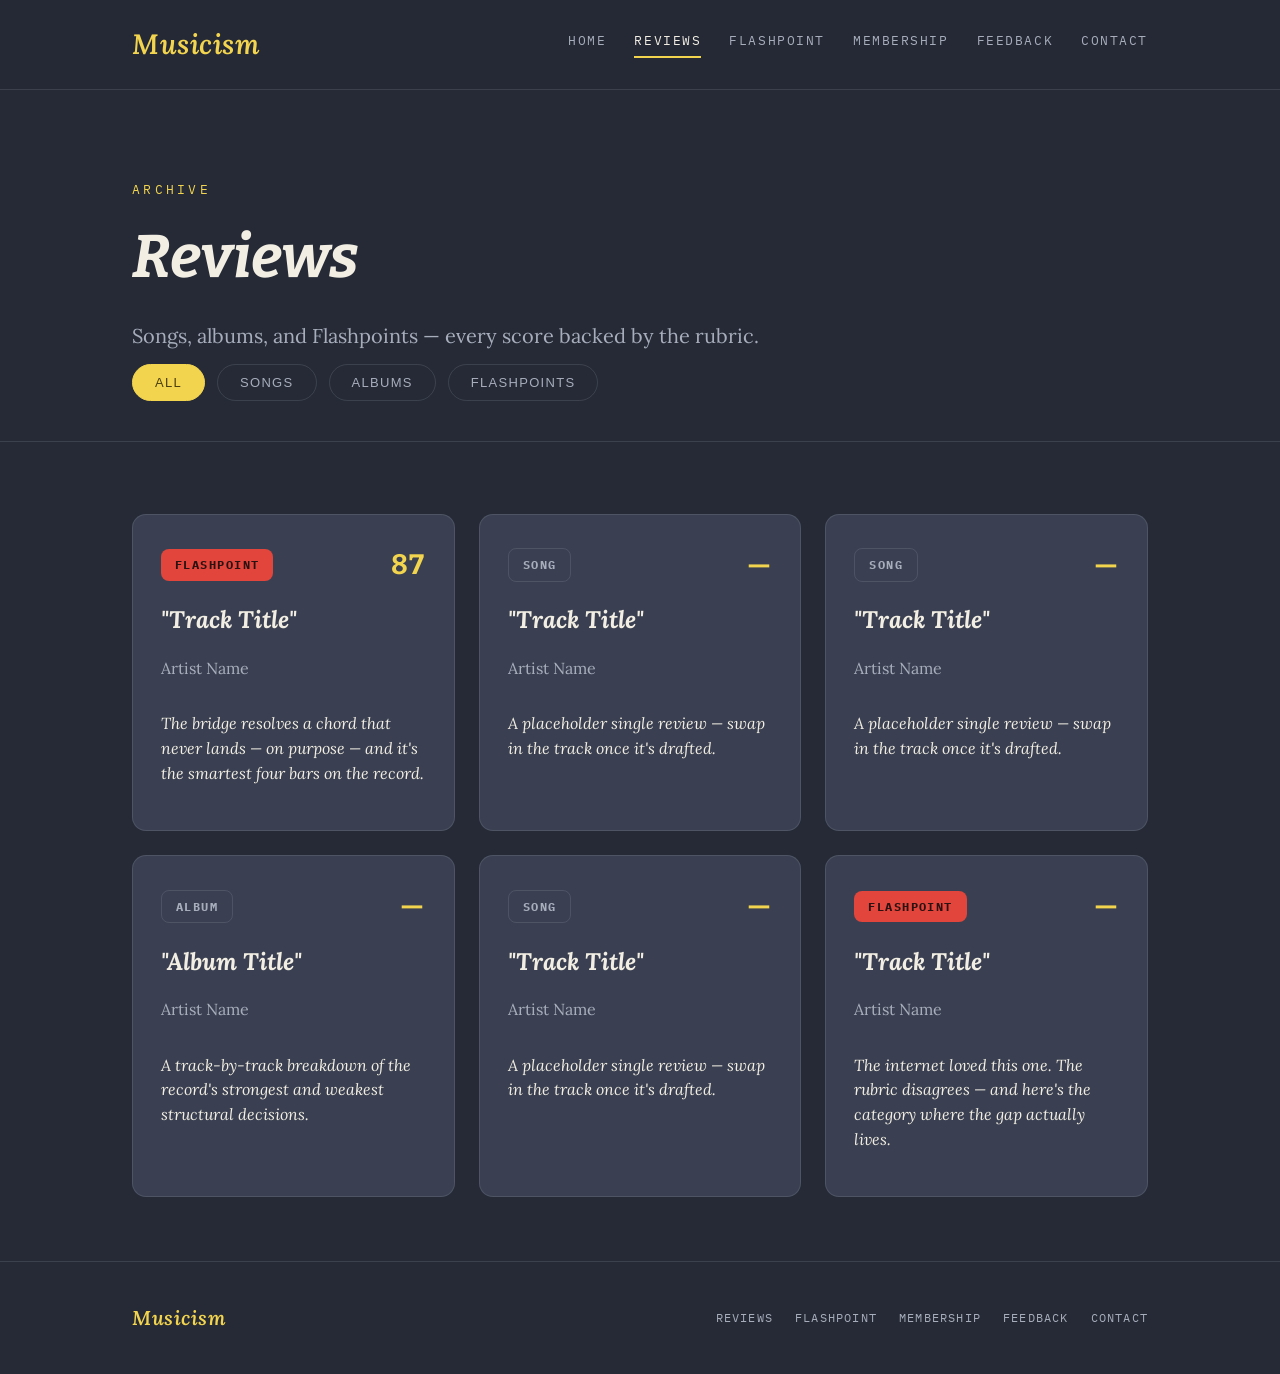
<file: reviews.html>
<!DOCTYPE html>
<html lang="en">
<head>
  <meta charset="UTF-8" />
  <meta name="viewport" content="width=device-width, initial-scale=1.0" />
  <title>Reviews — Musicism</title>
  <meta name="description" content="Song, album, and Flashpoint reviews — scored against Musicism's transparent rubric." />
  <link rel="stylesheet" href="styles.css" />
</head>
<body>

  <header>
    <nav class="nav">
      <a href="index.html" class="wordmark">Musicism</a>
      <div class="nav-links">
        <a href="index.html">Home</a>
        <a href="reviews.html" class="active">Reviews</a>
        <a href="flashpoint.html">Flashpoint</a>
        <a href="membership.html">Membership</a>
        <a href="feedback.html">Feedback</a>
        <a href="contact.html">Contact</a>
      </div>
    </nav>
  </header>

  <main>
    <section class="hero" style="padding-bottom: 40px;">
      <div class="wrap">
        <div class="eyebrow">Archive</div>
        <h1 style="font-size: clamp(36px, 6vw, 60px);">Reviews</h1>
        <p>Songs, albums, and Flashpoints — every score backed by the rubric.</p>

        <div class="tabs" role="tablist">
          <button class="tab active" data-filter="all">All</button>
          <button class="tab" data-filter="song">Songs</button>
          <button class="tab" data-filter="album">Albums</button>
          <button class="tab" data-filter="flashpoint">Flashpoints</button>
        </div>
      </div>
    </section>

    <section style="padding-top: 40px;">
      <div class="wrap">
        <div class="grid" id="review-grid">

          <a href="review-sample.html" class="card" data-cat="flashpoint">
            <div class="meta"><span class="tag tag-flashpoint">Flashpoint</span><span class="score">87</span></div>
            <h3>"Track Title"</h3>
            <div class="artist">Artist Name</div>
            <p class="blurb">The bridge resolves a chord that never lands — on purpose — and it's the smartest four bars on the record.</p>
          </a>

          <a href="review-sample.html" class="card" data-cat="song">
            <div class="meta"><span class="tag tag-outline">Song</span><span class="score">—</span></div>
            <h3>"Track Title"</h3>
            <div class="artist">Artist Name</div>
            <p class="blurb">A placeholder single review — swap in the track once it's drafted.</p>
          </a>

          <a href="review-sample.html" class="card" data-cat="song">
            <div class="meta"><span class="tag tag-outline">Song</span><span class="score">—</span></div>
            <h3>"Track Title"</h3>
            <div class="artist">Artist Name</div>
            <p class="blurb">A placeholder single review — swap in the track once it's drafted.</p>
          </a>

          <a href="review-sample.html" class="card" data-cat="album">
            <div class="meta"><span class="tag tag-outline">Album</span><span class="score">—</span></div>
            <h3>"Album Title"</h3>
            <div class="artist">Artist Name</div>
            <p class="blurb">A track-by-track breakdown of the record's strongest and weakest structural decisions.</p>
          </a>

          <a href="review-sample.html" class="card" data-cat="song">
            <div class="meta"><span class="tag tag-outline">Song</span><span class="score">—</span></div>
            <h3>"Track Title"</h3>
            <div class="artist">Artist Name</div>
            <p class="blurb">A placeholder single review — swap in the track once it's drafted.</p>
          </a>

          <a href="review-sample.html" class="card" data-cat="flashpoint">
            <div class="meta"><span class="tag tag-flashpoint">Flashpoint</span><span class="score">—</span></div>
            <h3>"Track Title"</h3>
            <div class="artist">Artist Name</div>
            <p class="blurb">The internet loved this one. The rubric disagrees — and here's the category where the gap actually lives.</p>
          </a>

        </div>
      </div>
    </section>
  </main>

  <footer>
    <div class="wrap">
      <div class="wordmark">Musicism</div>
      <div class="links">
        <a href="reviews.html">Reviews</a>
        <a href="flashpoint.html">Flashpoint</a>
        <a href="membership.html">Membership</a>
        <a href="feedback.html">Feedback</a>
        <a href="contact.html">Contact</a>
      </div>
    </div>
  </footer>

  <script>
    const tabs = document.querySelectorAll('.tab');
    const cards = document.querySelectorAll('#review-grid .card');

    tabs.forEach(tab => {
      tab.addEventListener('click', () => {
        tabs.forEach(t => t.classList.remove('active'));
        tab.classList.add('active');
        const filter = tab.dataset.filter;

        cards.forEach(card => {
          const cat = card.dataset.cat;
          card.style.display = (filter === 'all' || cat === filter) ? '' : 'none';
        });
      });
    });
  </script>

</body>
</html>
</file>
<file: styles.css>
/* ==========================================================================
   Musicism — shared design system
   Palette matches the Flashpoint carousel templates:
   navy bg #252A36, card #3A4051, gold #F2D44E, text #F2EEE3,
   muted #A8ADBC, flashpoint red #E2453B
   ========================================================================== */

@import url('https://fonts.googleapis.com/css2?family=Lora:ital,wght@0,400..700;1,400..700&family=Bitter:ital,wght@0,400;0,700;1,700&family=IBM+Plex+Mono:wght@400;500;700&display=swap');

:root {
  --bg: #252A36;
  --card: #3A4051;
  --card-light: #454C61;
  --gold: #F2D44E;
  --text: #F2EEE3;
  --muted: #A8ADBC;
  --red: #E2453B;
  --dark-gold-text: #4A3F0F;
  --dark-red-text: #2B1212;
  --line: rgba(168, 173, 188, 0.18);
  --max-width: 1080px;
}

* { box-sizing: border-box; }

html { scroll-behavior: smooth; }

body {
  margin: 0;
  background: var(--bg);
  color: var(--text);
  font-family: 'IBM Plex Mono', monospace;
  line-height: 1.6;
  -webkit-font-smoothing: antialiased;
}

a { color: inherit; text-decoration: none; }

img { max-width: 100%; display: block; }

/* ---------------------------------------------------------------------- */
/* Layout                                                                  */
/* ---------------------------------------------------------------------- */

.wrap {
  max-width: var(--max-width);
  margin: 0 auto;
  padding: 0 32px;
}

/* ---------------------------------------------------------------------- */
/* Header / nav                                                            */
/* ---------------------------------------------------------------------- */

header {
  border-bottom: 1px solid var(--line);
  position: sticky;
  top: 0;
  background: rgba(37, 42, 54, 0.92);
  backdrop-filter: blur(6px);
  z-index: 50;
}

.nav {
  display: flex;
  align-items: center;
  justify-content: space-between;
  padding: 22px 32px;
  max-width: var(--max-width);
  margin: 0 auto;
  flex-wrap: wrap;
  gap: 16px;
}

.wordmark {
  font-family: 'Lora', serif;
  font-style: italic;
  font-weight: 600;
  font-size: 28px;
  color: var(--gold);
  letter-spacing: 0.5px;
}

.nav-links {
  display: flex;
  gap: 28px;
  flex-wrap: wrap;
  font-size: 13px;
  letter-spacing: 0.12em;
  text-transform: uppercase;
}

.nav-links a {
  color: var(--muted);
  transition: color 0.15s ease;
  padding-bottom: 4px;
  border-bottom: 2px solid transparent;
}

.nav-links a:hover,
.nav-links a.active {
  color: var(--text);
  border-bottom-color: var(--gold);
}

/* ---------------------------------------------------------------------- */
/* Hero                                                                    */
/* ---------------------------------------------------------------------- */

.hero {
  padding: 90px 0 70px;
  border-bottom: 1px solid var(--line);
}

.hero .eyebrow {
  font-size: 13px;
  letter-spacing: 0.25em;
  text-transform: uppercase;
  color: var(--gold);
  margin-bottom: 22px;
}

.hero h1 {
  font-family: 'Bitter', serif;
  font-style: italic;
  font-weight: 700;
  font-size: clamp(40px, 7vw, 76px);
  line-height: 1.15;
  margin: 0 0 28px;
  max-width: 16ch;
}

.hero p {
  font-family: 'Lora', serif;
  font-size: 20px;
  color: var(--muted);
  max-width: 56ch;
  margin: 0 0 12px;
}

.hl {
  background: var(--gold);
  color: var(--bg);
  padding: 0 8px;
  border-radius: 4px;
  font-style: italic;
}

/* ---------------------------------------------------------------------- */
/* Sections / generic content                                             */
/* ---------------------------------------------------------------------- */

section {
  padding: 64px 0;
  border-bottom: 1px solid var(--line);
}

section:last-of-type { border-bottom: none; }

h2 {
  font-family: 'Bitter', serif;
  font-style: italic;
  font-weight: 700;
  font-size: clamp(28px, 4vw, 40px);
  margin: 0 0 24px;
}

h3 {
  font-family: 'Bitter', serif;
  font-weight: 700;
  font-size: 22px;
  margin: 0 0 12px;
}

.lede {
  font-family: 'Lora', serif;
  font-size: 18px;
  color: var(--muted);
  max-width: 64ch;
}

.tag {
  display: inline-block;
  font-size: 12px;
  letter-spacing: 0.12em;
  text-transform: uppercase;
  font-weight: 700;
  padding: 6px 14px;
  border-radius: 8px;
}

.tag-flashpoint {
  background: var(--red);
  color: var(--dark-red-text);
}

.tag-gold {
  background: var(--gold);
  color: var(--dark-gold-text);
}

.tag-outline {
  border: 1px solid var(--line);
  color: var(--muted);
}

/* ---------------------------------------------------------------------- */
/* Cards / grid                                                            */
/* ---------------------------------------------------------------------- */

.grid {
  display: grid;
  grid-template-columns: repeat(auto-fill, minmax(280px, 1fr));
  gap: 24px;
  margin-top: 32px;
}

.card {
  background: var(--card);
  border-radius: 14px;
  padding: 28px;
  border: 1px solid var(--line);
  transition: transform 0.15s ease, border-color 0.15s ease;
  display: flex;
  flex-direction: column;
  gap: 14px;
}

.card:hover {
  transform: translateY(-4px);
  border-color: var(--gold);
}

.card .meta {
  font-size: 12px;
  letter-spacing: 0.1em;
  text-transform: uppercase;
  color: var(--muted);
  display: flex;
  justify-content: space-between;
  align-items: center;
}

.card h3 {
  font-family: 'Lora', serif;
  font-style: italic;
  font-size: 24px;
}

.card .artist {
  color: var(--muted);
  font-family: 'Lora', serif;
  margin-top: -10px;
}

.card .score {
  font-family: 'Bitter', serif;
  font-weight: 700;
  font-size: 28px;
  color: var(--gold);
}

.card .blurb {
  font-family: 'Lora', serif;
  font-style: italic;
  color: var(--text);
  font-size: 16px;
  line-height: 1.55;
}

/* ---------------------------------------------------------------------- */
/* Filter tabs                                                             */
/* ---------------------------------------------------------------------- */

.tabs {
  display: flex;
  gap: 12px;
  flex-wrap: wrap;
  margin-top: 8px;
}

.tab {
  padding: 10px 22px;
  border-radius: 999px;
  border: 1px solid var(--line);
  font-size: 13px;
  letter-spacing: 0.1em;
  text-transform: uppercase;
  color: var(--muted);
  cursor: pointer;
  background: transparent;
}

.tab.active {
  background: var(--gold);
  color: var(--dark-gold-text);
  border-color: var(--gold);
}

/* ---------------------------------------------------------------------- */
/* Scorecard table                                                         */
/* ---------------------------------------------------------------------- */

.scorecard {
  width: 100%;
  border-collapse: collapse;
  margin-top: 8px;
}

.scorecard th, .scorecard td {
  text-align: left;
  padding: 16px 12px;
  border-bottom: 1px solid var(--line);
  font-size: 14px;
}

.scorecard th {
  text-transform: uppercase;
  letter-spacing: 0.1em;
  font-size: 12px;
  color: var(--muted);
  font-weight: 500;
}

.scorecard td.cat {
  font-weight: 500;
}

.scorecard td.score {
  font-family: 'Bitter', serif;
  font-weight: 700;
  color: var(--gold);
  font-size: 18px;
  width: 60px;
}

.bar-track {
  background: var(--card);
  border-radius: 999px;
  height: 10px;
  width: 100%;
  overflow: hidden;
}

.bar-fill {
  background: var(--gold);
  height: 100%;
  border-radius: 999px;
}

.final-score {
  text-align: center;
  padding: 48px 0 24px;
}

.final-score .num {
  font-family: 'Bitter', serif;
  font-weight: 700;
  font-style: italic;
  font-size: clamp(56px, 10vw, 96px);
  color: var(--gold);
  line-height: 1;
}

.final-score .tier {
  margin-top: 10px;
  font-size: 14px;
  letter-spacing: 0.15em;
  text-transform: uppercase;
  color: var(--muted);
}

/* ---------------------------------------------------------------------- */
/* Pull quote                                                              */
/* ---------------------------------------------------------------------- */

blockquote {
  font-family: 'Lora', serif;
  font-style: italic;
  font-size: 22px;
  color: var(--text);
  border-left: 3px solid var(--gold);
  padding: 4px 0 4px 28px;
  margin: 32px 0;
}

/* ---------------------------------------------------------------------- */
/* Forms                                                                   */
/* ---------------------------------------------------------------------- */

form {
  max-width: 560px;
  margin-top: 24px;
  display: flex;
  flex-direction: column;
  gap: 18px;
}

label {
  font-size: 12px;
  letter-spacing: 0.12em;
  text-transform: uppercase;
  color: var(--muted);
  margin-bottom: 8px;
  display: block;
}

input, textarea, select {
  width: 100%;
  background: var(--card);
  border: 1px solid var(--line);
  border-radius: 8px;
  padding: 14px 16px;
  color: var(--text);
  font-family: 'IBM Plex Mono', monospace;
  font-size: 14px;
}

input:focus, textarea:focus, select:focus {
  outline: none;
  border-color: var(--gold);
}

textarea { resize: vertical; min-height: 140px; }

.btn {
  display: inline-flex;
  align-items: center;
  gap: 10px;
  background: var(--gold);
  color: var(--dark-gold-text);
  border: none;
  border-radius: 999px;
  padding: 14px 32px;
  font-family: 'IBM Plex Mono', monospace;
  font-weight: 700;
  font-size: 13px;
  letter-spacing: 0.12em;
  text-transform: uppercase;
  cursor: pointer;
  width: fit-content;
  transition: opacity 0.15s ease;
}

.btn:hover { opacity: 0.85; }

.btn-outline {
  background: transparent;
  border: 1px solid var(--gold);
  color: var(--gold);
}

/* ---------------------------------------------------------------------- */
/* Membership tiers                                                        */
/* ---------------------------------------------------------------------- */

.tiers {
  display: grid;
  grid-template-columns: repeat(auto-fit, minmax(260px, 1fr));
  gap: 24px;
  margin-top: 32px;
}

.tier-card {
  background: var(--card);
  border: 1px solid var(--line);
  border-radius: 14px;
  padding: 32px;
  display: flex;
  flex-direction: column;
  gap: 16px;
}

.tier-card.featured {
  border-color: var(--gold);
  background: linear-gradient(160deg, var(--card-light), var(--card));
}

.tier-card .price {
  font-family: 'Bitter', serif;
  font-weight: 700;
  font-size: 36px;
}

.tier-card .price span {
  font-size: 14px;
  color: var(--muted);
  font-family: 'IBM Plex Mono', monospace;
  font-weight: 400;
}

.tier-card ul {
  list-style: none;
  padding: 0;
  margin: 0;
  display: flex;
  flex-direction: column;
  gap: 10px;
  font-size: 14px;
  color: var(--muted);
}

.tier-card ul li::before {
  content: "— ";
  color: var(--gold);
}

.notice {
  background: var(--card);
  border: 1px dashed var(--line);
  border-radius: 12px;
  padding: 20px 24px;
  font-size: 14px;
  color: var(--muted);
  margin-top: 32px;
}

.notice strong { color: var(--text); }

/* ---------------------------------------------------------------------- */
/* Footer                                                                  */
/* ---------------------------------------------------------------------- */

footer {
  border-top: 1px solid var(--line);
  padding: 40px 0;
}

footer .wrap {
  display: flex;
  justify-content: space-between;
  align-items: center;
  flex-wrap: wrap;
  gap: 16px;
  font-size: 13px;
  color: var(--muted);
}

footer .wordmark { font-size: 20px; }

footer .links {
  display: flex;
  gap: 22px;
  letter-spacing: 0.1em;
  text-transform: uppercase;
  font-size: 12px;
}

footer .links a:hover { color: var(--gold); }

/* ---------------------------------------------------------------------- */
/* Responsive                                                              */
/* ---------------------------------------------------------------------- */

@media (max-width: 640px) {
  .hero { padding: 60px 0 48px; }
  section { padding: 48px 0; }
  .nav { padding: 18px 20px; }
  .wrap { padding: 0 20px; }
  .scorecard th:nth-child(3), .scorecard td:nth-child(3) { display: none; }
}
</file>
